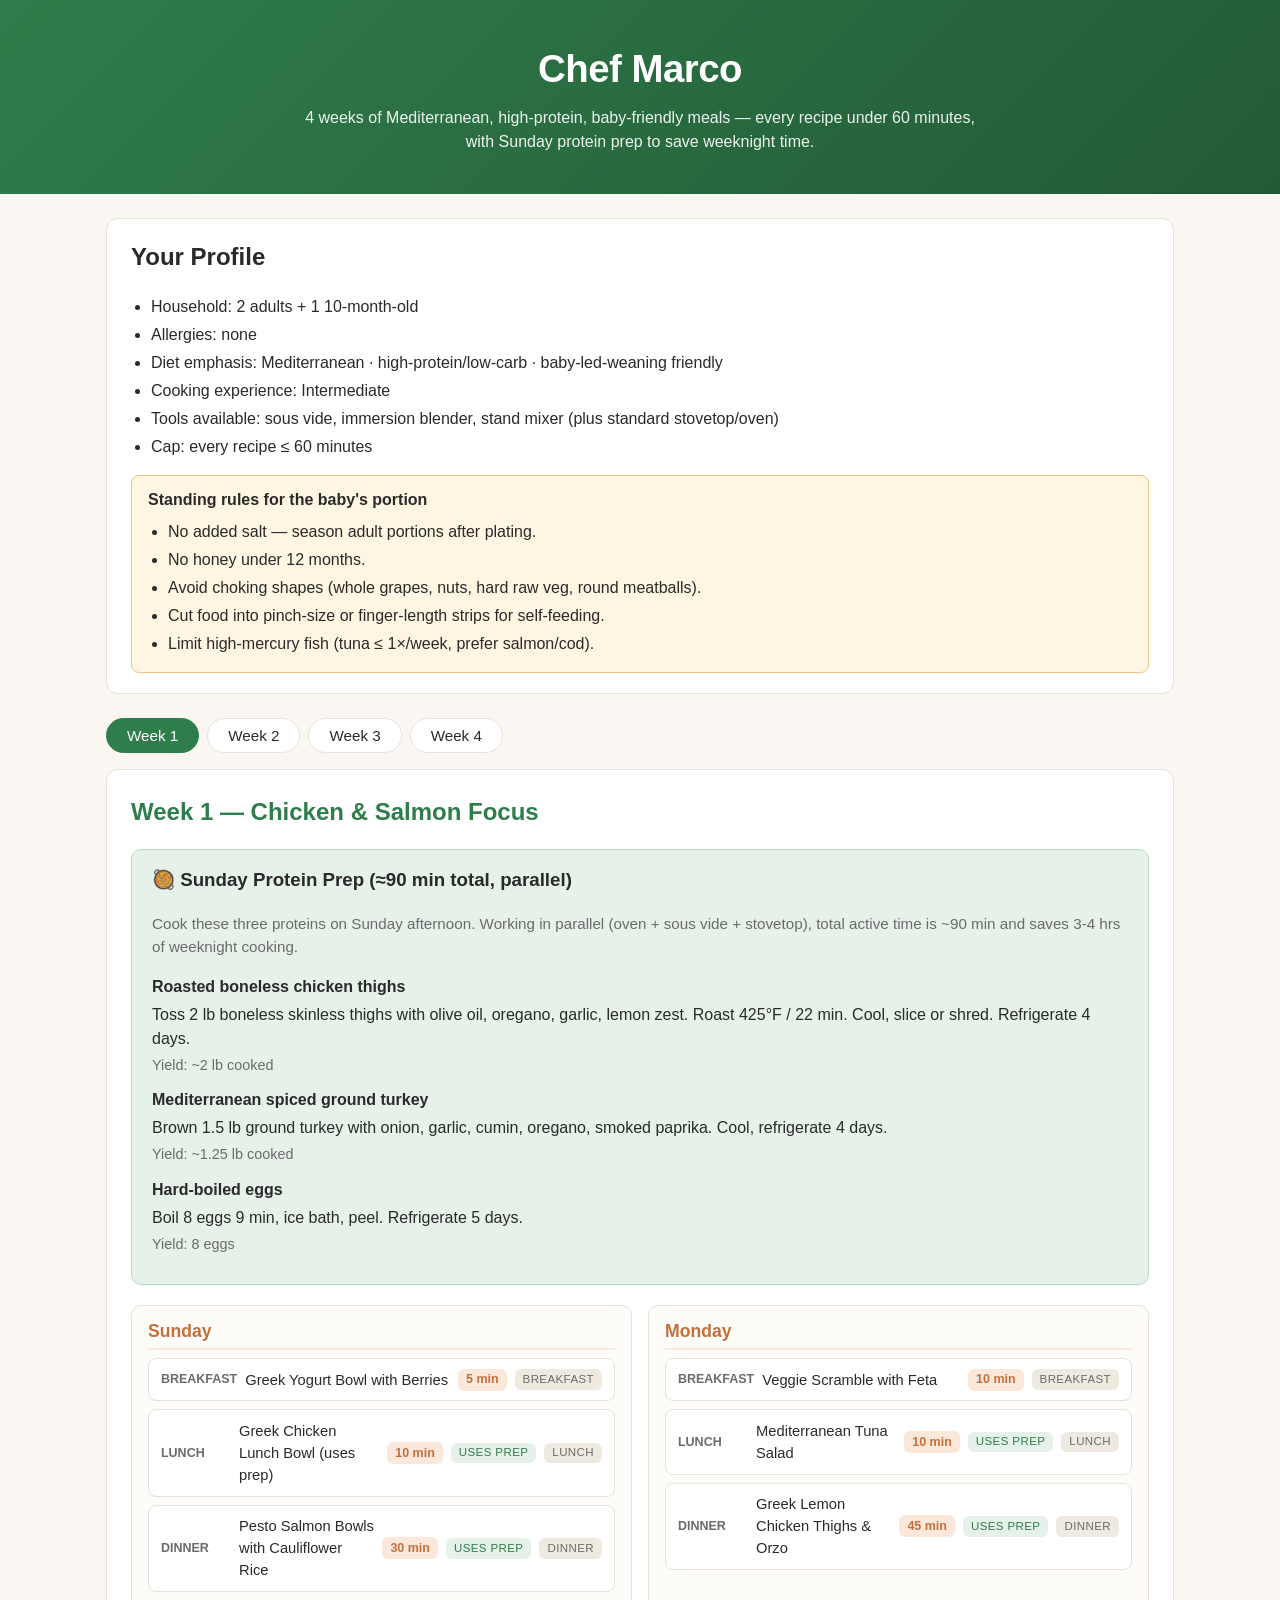
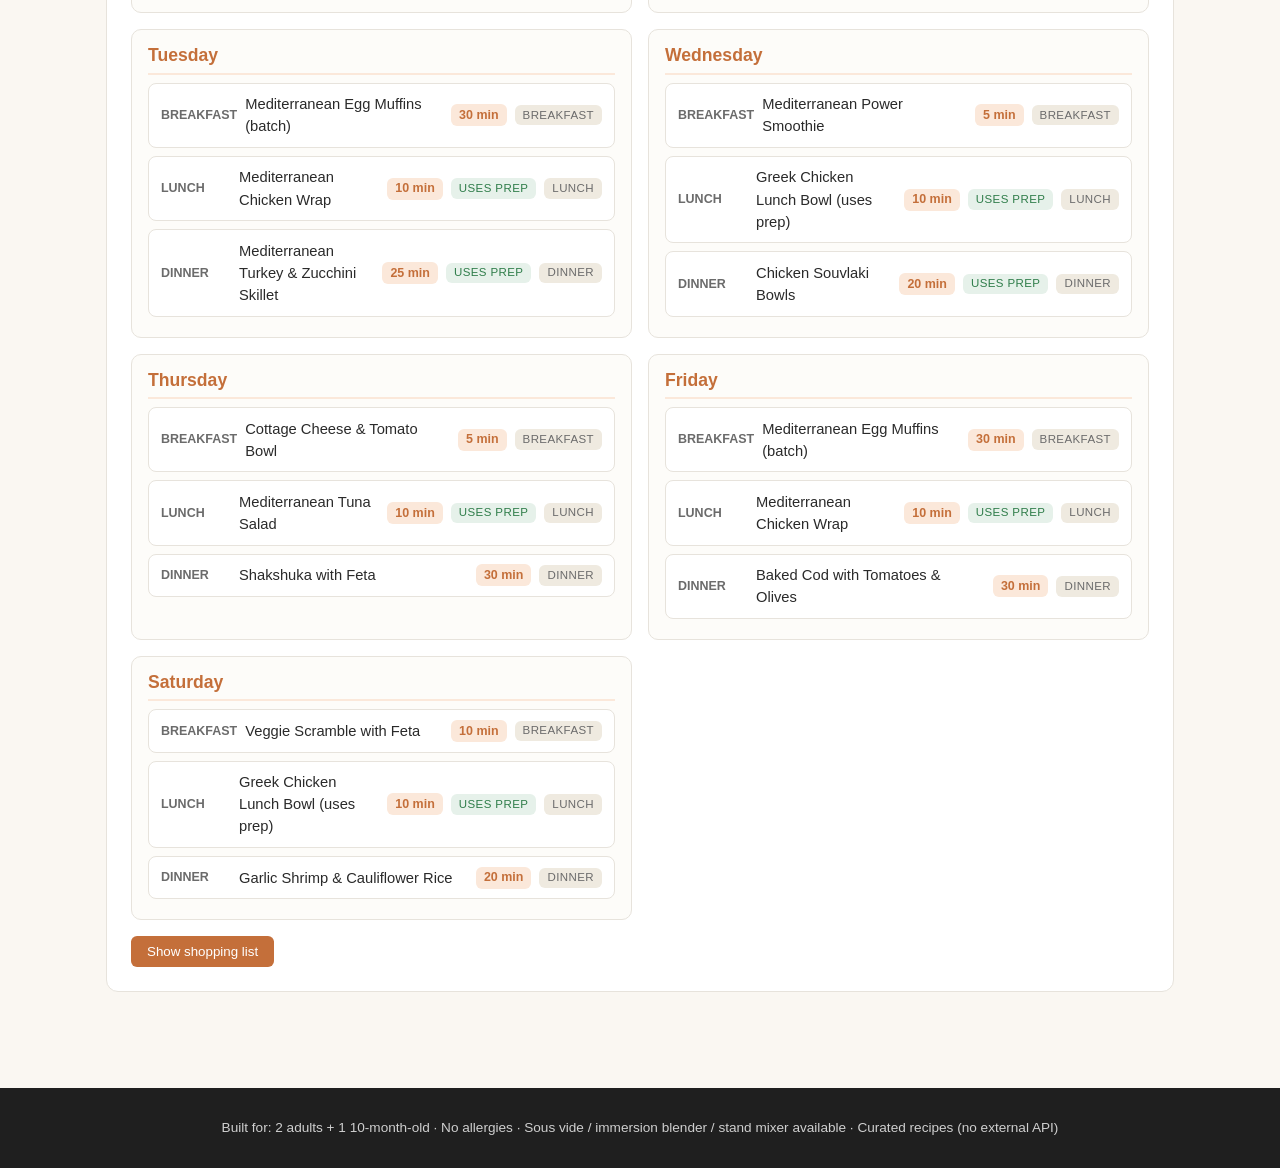
<file: meal-planner/index.html>
<!DOCTYPE html>
<html lang="en">
  <head>
    <meta charset="UTF-8" />
    <meta name="viewport" content="width=device-width, initial-scale=1.0" />
    <title>Chef Marco — 4-Week Family Meal Planner</title>
    <link rel="stylesheet" href="styles.css" />
  </head>
  <body>
    <header class="hero">
      <h1>Chef Marco</h1>
      <p class="tagline">
        4 weeks of Mediterranean, high-protein, baby-friendly meals — every recipe under
        60 minutes, with Sunday protein prep to save weeknight time.
      </p>
    </header>

    <main id="app"></main>

    <footer>
      <p>
        Built for: 2 adults + 1 10-month-old · No allergies · Sous vide / immersion blender /
        stand mixer available · Curated recipes (no external API)
      </p>
    </footer>

    <script type="module" src="app.js"></script>
  </body>
</html>
</file>
<file: meal-planner/styles.css>
:root {
  --bg: #faf7f2;
  --paper: #ffffff;
  --ink: #2a2a2a;
  --muted: #6b6b6b;
  --accent: #2f7d4a;
  --accent-soft: #e6f1ea;
  --warm: #c46f3a;
  --warm-soft: #fbe8da;
  --line: #e7e3dc;
  --baby: #fef6e2;
  --baby-line: #e9c97f;
}

* { box-sizing: border-box; }

body {
  margin: 0;
  font-family: -apple-system, BlinkMacSystemFont, "Segoe UI", Roboto, Helvetica,
    Arial, sans-serif;
  background: var(--bg);
  color: var(--ink);
  line-height: 1.5;
}

.hero {
  background: linear-gradient(135deg, #2f7d4a 0%, #235a36 100%);
  color: white;
  padding: 2.5rem 1.5rem;
  text-align: center;
}

.hero h1 {
  margin: 0 0 0.5rem;
  font-size: 2.4rem;
  letter-spacing: -0.5px;
}

.tagline {
  margin: 0;
  max-width: 700px;
  margin-inline: auto;
  opacity: 0.92;
}

main {
  max-width: 1100px;
  margin: 1.5rem auto;
  padding: 0 1rem 3rem;
}

footer {
  background: #1f1f1f;
  color: #cfcfcf;
  text-align: center;
  padding: 1rem;
  font-size: 0.85rem;
}

/* Profile */
.profile {
  background: var(--paper);
  border: 1px solid var(--line);
  border-radius: 12px;
  padding: 1.25rem 1.5rem;
  margin-bottom: 1.5rem;
}

.profile h2 { margin-top: 0; }
.profile ul { margin: 0 0 1rem; padding-left: 1.25rem; }
.profile li { margin-bottom: 0.25rem; }

.ground-rules {
  background: var(--baby);
  border: 1px solid var(--baby-line);
  border-radius: 8px;
  padding: 0.75rem 1rem;
  margin-top: 1rem;
}
.ground-rules h3 { margin: 0 0 0.5rem; font-size: 1rem; }
.ground-rules ul { padding-left: 1.25rem; margin: 0; }

/* Tabs */
.tabs {
  display: flex;
  gap: 0.5rem;
  flex-wrap: wrap;
  margin-bottom: 1rem;
}

.tab {
  background: var(--paper);
  border: 1px solid var(--line);
  border-radius: 999px;
  padding: 0.5rem 1.25rem;
  cursor: pointer;
  font-size: 0.95rem;
  font-weight: 500;
  color: var(--ink);
  transition: all 0.15s;
}

.tab:hover { background: var(--accent-soft); }
.tab.active {
  background: var(--accent);
  color: white;
  border-color: var(--accent);
}

.panel.hidden, .shopping.hidden { display: none; }

/* Week */
.week {
  background: var(--paper);
  border: 1px solid var(--line);
  border-radius: 12px;
  padding: 1.5rem;
  margin-bottom: 1.5rem;
}

.week h2 { margin-top: 0; color: var(--accent); }

/* Prep block */
.prep-block {
  background: var(--accent-soft);
  border: 1px solid #b9d8c1;
  border-radius: 10px;
  padding: 1rem 1.25rem;
  margin-bottom: 1.25rem;
}

.prep-block h3 { margin-top: 0; }
.prep-intro { color: var(--muted); margin-bottom: 1rem; font-size: 0.95rem; }
.prep-item { margin-bottom: 0.75rem; }
.prep-item h4 { margin: 0 0 0.25rem; }
.prep-item .method { margin: 0.25rem 0; }
.prep-item .yield { margin: 0; color: var(--muted); font-size: 0.9rem; }

/* Days */
.days { display: grid; gap: 1rem; }
@media (min-width: 720px) {
  .days { grid-template-columns: repeat(2, 1fr); }
}

.day-block {
  border: 1px solid var(--line);
  border-radius: 10px;
  padding: 0.75rem 1rem;
  background: #fdfcf9;
}

.day-block h3 {
  margin: 0 0 0.5rem;
  color: var(--warm);
  font-size: 1.1rem;
  border-bottom: 2px solid var(--warm-soft);
  padding-bottom: 0.25rem;
}

/* Recipe cards */
.recipe-card {
  border: 1px solid var(--line);
  border-radius: 8px;
  margin-bottom: 0.5rem;
  background: white;
  overflow: hidden;
}

.recipe-card[open] { box-shadow: 0 2px 8px rgba(0, 0, 0, 0.04); }

.recipe-card summary {
  cursor: pointer;
  padding: 0.6rem 0.75rem;
  display: flex;
  align-items: center;
  flex-wrap: wrap;
  gap: 0.5rem;
  list-style: none;
  font-size: 0.92rem;
}

.recipe-card summary::-webkit-details-marker { display: none; }

.day {
  font-weight: 600;
  color: var(--muted);
  font-size: 0.78rem;
  text-transform: uppercase;
  min-width: 70px;
}

.name { flex: 1; font-weight: 500; }

.time {
  background: var(--warm-soft);
  color: var(--warm);
  padding: 0.1rem 0.5rem;
  border-radius: 6px;
  font-size: 0.78rem;
  font-weight: 600;
}

.tag {
  background: #efeae0;
  color: var(--muted);
  padding: 0.1rem 0.5rem;
  border-radius: 6px;
  font-size: 0.72rem;
  text-transform: uppercase;
  letter-spacing: 0.4px;
}

.tag.prep {
  background: var(--accent-soft);
  color: var(--accent);
}

.card-body {
  padding: 0.5rem 0.9rem 1rem;
  border-top: 1px solid var(--line);
  font-size: 0.93rem;
}

.card-body h4 {
  margin: 0.75rem 0 0.25rem;
  font-size: 0.85rem;
  text-transform: uppercase;
  letter-spacing: 0.5px;
  color: var(--muted);
}

.card-body .meta { margin: 0.5rem 0; font-size: 0.88rem; color: var(--muted); }
.card-body .sep { margin: 0 0.25rem; }
.card-body .diet, .card-body .tools {
  margin: 0.25rem 0;
  font-size: 0.85rem;
  color: var(--muted);
}

.ingredients, .steps { margin: 0.25rem 0 0.5rem; padding-left: 1.25rem; }
.ingredients li, .steps li { margin-bottom: 0.2rem; }

.baby-box {
  background: var(--baby);
  border: 1px solid var(--baby-line);
  border-radius: 6px;
  padding: 0.5rem 0.75rem;
  margin-top: 0.75rem;
  font-size: 0.9rem;
}

/* Shopping */
.shop-btn {
  margin-top: 1rem;
  background: var(--warm);
  color: white;
  border: none;
  padding: 0.5rem 1rem;
  border-radius: 6px;
  font-weight: 500;
  cursor: pointer;
}
.shop-btn:hover { background: #a85a2e; }

.shopping {
  background: #f4f1ea;
  border: 1px solid var(--line);
  border-radius: 6px;
  padding: 0.75rem 1rem;
  margin-top: 0.5rem;
  font-size: 0.85rem;
  white-space: pre-wrap;
  max-height: 400px;
  overflow-y: auto;
}
</file>
